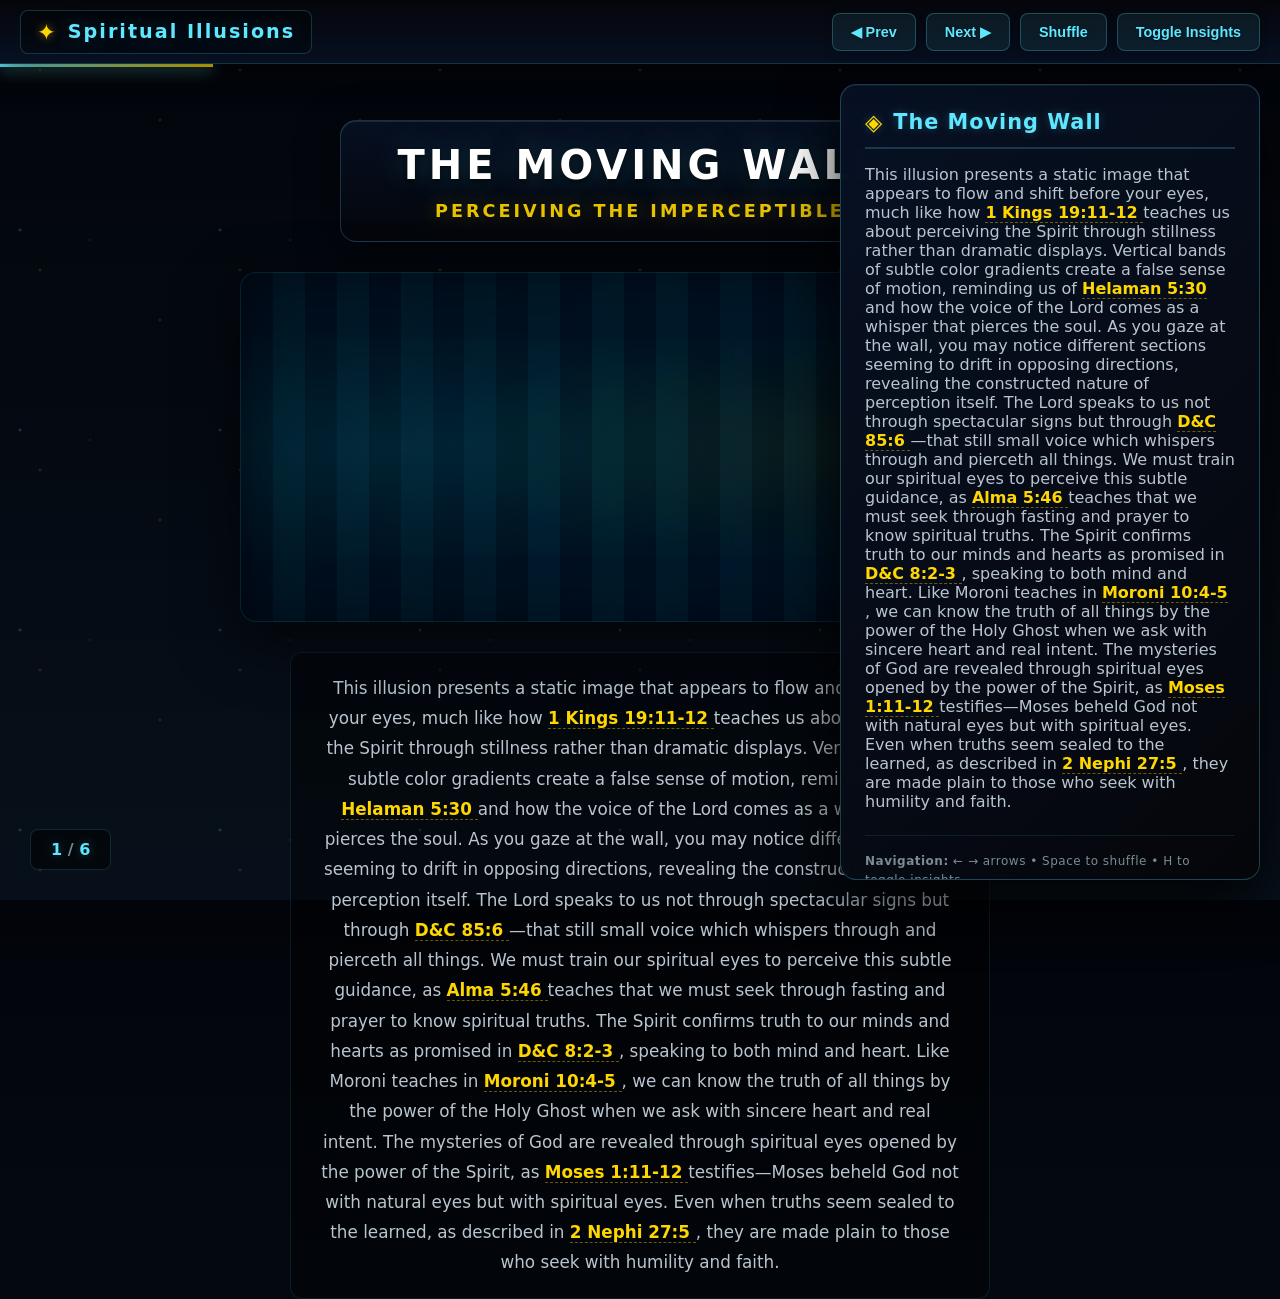
<file: index.html>
<!DOCTYPE html>
<html lang="en">
<head>
  <meta charset="utf-8" />
  <meta name="viewport" content="width=device-width,initial-scale=1" />
  <title>Spiritual Illusions — Light & Truth</title>
  <link rel="stylesheet" href="styles.css">
</head>
<body>

<header class="topbar">
  <div class="brand">Spiritual Illusions</div>
  <div class="controls">
    <button id="prev">◀ Prev</button>
    <button id="next">Next ▶</button>
    <button id="shuffle">Shuffle</button>
    <button id="explain">Toggle Insights</button>
  </div>
</header>

<div class="progress-bar" id="progressBar"></div>

<main id="stage">
  <!-- Panel 1: Moving Gradient Wall -->
  <section class="panel active" data-title="The Moving Wall">
    <div class="panel-header">
      <h2 class="panel-title">The Moving Wall</h2>
      <div class="subtitle">Perceiving the Imperceptible</div>
    </div>
    <div class="illusion-container">
      <div class="moving-wall"></div>
      <p class="illusion-description">
        This illusion presents a static image that appears to flow and shift before your eyes, much like how 
        <a href="#" class="scripture-link" onclick="event.preventDefault(); showScripturePopup('1 Kings 19:11-12', 'And he said, Go forth, and stand upon the mount before the Lord. And, behold, the Lord passed by, and a great and strong wind rent the mountains, and brake in pieces the rocks before the Lord; but the Lord was not in the wind: and after the wind an earthquake; but the Lord was not in the earthquake: And after the earthquake a fire; but the Lord was not in the fire: and after the fire a still small voice.');">
          1 Kings 19:11-12
        </a> 
        teaches us about perceiving the Spirit through stillness rather than dramatic displays. Vertical bands of subtle color gradients create a false sense of motion, reminding us of 
        <a href="#" class="scripture-link" onclick="event.preventDefault(); showScripturePopup('Helaman 5:30', 'And it came to pass when they heard this voice, and beheld that it was not a voice of thunder, neither was it a voice of a great tumultuous noise, but behold, it was a voice of perfect mildness, as if it had been a whisper, and it did pierce even to the very soul—');">
          Helaman 5:30
        </a> 
        and how the voice of the Lord comes as a whisper that pierces the soul. As you gaze at the wall, you may notice different sections seeming to drift in opposing directions, revealing the constructed nature of perception itself. The Lord speaks to us not through spectacular signs but through 
        <a href="#" class="scripture-link" onclick="event.preventDefault(); showScripturePopup('D&C 85:6', 'Yea, thus saith the still small voice, which whispereth through and pierceth all things, which maketh my bones to quake while it maketh manifest, saying:');">
          D&C 85:6
        </a> 
        —that still small voice which whispers through and pierceth all things. We must train our spiritual eyes to perceive this subtle guidance, as 
        <a href="#" class="scripture-link" onclick="event.preventDefault(); showScripturePopup('Alma 5:46', 'And behold, I say unto you they are made known unto me by the Holy Spirit of God. Behold, I have fasted and prayed many days that I might know these things of myself. And now I do know of myself that they are true; for the Lord God hath made them manifest unto me by his Holy Spirit; and this is the spirit of revelation which is in me.');">
          Alma 5:46
        </a> 
        teaches that we must seek through fasting and prayer to know spiritual truths. The Spirit confirms truth to our minds and hearts as promised in 
        <a href="#" class="scripture-link" onclick="event.preventDefault(); showScripturePopup('D&C 8:2-3', 'Yea, behold, I will tell you in your mind and in your heart, by the Holy Ghost, which shall come upon you and which shall dwell in your heart. Now, behold, this is the spirit of revelation; behold, this is the spirit by which Moses brought the children of Israel through the Red Sea on dry ground.');">
          D&C 8:2-3
        </a> 
        , speaking to both mind and heart. Like Moroni teaches in 
        <a href="#" class="scripture-link" onclick="event.preventDefault(); showScripturePopup('Moroni 10:4-5', 'And when ye shall receive these things, I would exhort you that ye would ask God, the Eternal Father, in the name of Christ, if these things are not true; and if ye shall ask with a sincere heart, with real intent, having faith in Christ, he will manifest the truth of it unto you, by the power of the Holy Ghost. And by the power of the Holy Ghost ye may know the truth of all things.');">
          Moroni 10:4-5
        </a> 
        , we can know the truth of all things by the power of the Holy Ghost when we ask with sincere heart and real intent. The mysteries of God are revealed through spiritual eyes opened by the power of the Spirit, as 
        <a href="#" class="scripture-link" onclick="event.preventDefault(); showScripturePopup('Moses 1:11-12', 'But now mine own eyes have beheld God; but not my natural, but my spiritual eyes, for my natural eyes could not have beheld; for I should have withered and died in his presence; but his glory was upon me; and I beheld his face, for I was transfigured before him.');">
          Moses 1:11-12
        </a> 
        testifies—Moses beheld God not with natural eyes but with spiritual eyes. Even when truths seem sealed to the learned, as described in 
        <a href="#" class="scripture-link" onclick="event.preventDefault(); showScripturePopup('2 Nephi 27:5', 'But the words which are sealed he shall not deliver, neither shall he deliver the book. For the book shall be sealed by the power of God, and the revelation which was sealed shall be kept in the book until the own due time of the Lord, that they may come forth; for behold, they reveal all things from the foundation of the world unto the end thereof.');">
          2 Nephi 27:5
        </a> 
        , they are made plain to those who seek with humility and faith.
      </p>
    </div>
  </section>

  <!-- Panel 2: Breathing Circle -->
  <section class="panel" data-title="The Living Light">
    <div class="panel-header">
      <h2 class="panel-title">The Living Light</h2>
      <div class="subtitle">The Pulse of Divinity</div>
    </div>
    <div class="illusion-container">
      <div class="breath-wrap">
        <div class="breath-ring"></div>
        <div class="breath-ring"></div>
        <div class="breath-ring"></div>
        <div class="breath-circle"></div>
      </div>
      <p class="illusion-description">
        A single circle pulses with rhythmic expansion and contraction, mimicking the breath of a living being—much like 
        <a href="#" class="scripture-link" onclick="event.preventDefault(); showScripturePopup('D&C 88:6-13', 'He that ascended up on high, as also he descended below all things, in that he comprehended all things, that he might be in all and through all things, the light of truth; Which truth shineth. This is the light of Christ. As also he is in the sun, and the light of the sun, and the power thereof by which it was made. As also he is in the moon, and is the light of the moon, and the power thereof by which it was made; As also the light of the stars, and the power thereof by which they were made; And the earth also, and the power thereof, even the earth upon which you stand. And the light which shineth, which giveth you light, is through him who enlighteneth your eyes, which is the same light that quickeneth your understandings; Which light proceedeth forth from the presence of God to fill the immensity of space—The light which is in all things, which giveth life to all things, which is the law by which all things are governed, even the power of God who sitteth upon his throne, who is in the bosom of eternity, who is in the midst of all things.');">
          D&C 88:6-13
        </a> 
        teaches that the Light of Christ is in all things and gives life to all things. Through carefully timed scaling and brightness changes, this static shape evokes the essence of life and consciousness. The concentric rings that emanate outward suggest energy radiating from a central source, like 
        <a href="#" class="scripture-link" onclick="event.preventDefault(); showScripturePopup('John 1:9', 'That was the true Light, which lighteth every man that cometh into the world.');">
          John 1:9
        </a 
        declares—that true Light which lighteth every man who comes into the world. This light grows brighter as we obey, for 
        <a href="#" class="scripture-link" onclick="event.preventDefault(); showScripturePopup('D&C 50:24-25', 'That which is of God is light; and he that receiveth light, and continueth in God, receiveth more light; and that light groweth brighter and brighter until the perfect day. And again, verily I say unto you, and I say it that you may know the truth, that you may chase darkness from among you.');">
          D&C 50:24-25
        </a> 
        promises that light grows brighter and brighter until the perfect day. We are commanded to let our light so shine before men, as 
        <a href="#" class="scripture-link" onclick="event.preventDefault(); showScripturePopup('Matthew 5:14-16', 'Ye are the light of the world. A city that is set on an hill cannot be hid. Neither do men light a candle, and put it under a bushel, but on a candlestick; and it giveth light unto all that are in the house. Let your light so shine before men, that they may see your good works, and glorify your Father which is in heaven.');">
          Matthew 5:14-16
        </a> 
        instructs, that others may see our good works and glorify our Father in heaven. The light we share helps others find their way, as taught in 
        <a href="#" class="scripture-link" onclick="event.preventDefault(); showScripturePopup('3 Nephi 18:24', 'Therefore, hold up your light that it may shine unto the world. Behold I am the light which ye shall hold up—that which ye have seen me do. Behold ye see that I have prayed unto the Father, and ye all have witnessed.');">
          3 Nephi 18:24
        </a 
        —we hold up the light of Christ that others may witness and follow. The Spirit of Christ is given to every person to know good from evil, as 
        <a href="#" class="scripture-link" onclick="event.preventDefault(); showScripturePopup('Moroni 7:16', 'For behold, the Spirit of Christ is given to every man, that he may know good from evil; wherefore, I show unto you the way to judge; for every thing which inviteth to do good, and to persuade to believe in Christ, is sent forth by the power and gift of Christ; wherefore ye may know with a perfect knowledge it is of God.');">
          Moroni 7:16
        </a> 
        teaches, inviting all to do good and believe in Christ. This light never completely disappears—it only changes intensity based on our receptivity, much like the breath of life God breathed into Adam as recorded in 
        <a href="#" class="scripture-link" onclick="event.preventDefault(); showScripturePopup('Moses 3:7', 'And I, the Lord God, formed man from the dust of the ground, and breathed into his nostrils the breath of life; and man became a living soul, the first flesh upon the earth, the first man also; nevertheless, all things were before created; but spiritually were they created and made according to my word.');">
          Moses 3:7
        </a> 
        . We have time to prepare to meet God, as 
        <a href="#" class="scripture-link" onclick="event.preventDefault(); showScripturePopup('Alma 34:32-34', 'For behold, this life is the time for men to prepare to meet God; yea, behold the day of this life is the day for men to perform their labors. And now, as I said unto you before, as ye have had so many witnesses, therefore, I beseech of you that ye do not procrastinate the day of your repentance until the end; for after this day of life, which is given us to prepare for eternity, behold, if we do not improve our time while in this life, then cometh the night of darkness wherein there can be no labor performed. Ye cannot say, when ye are brought to that awful crisis, that I will repent, that I will return to my God. Nay, ye cannot say this; for that same spirit which doth possess your bodies at the time that ye go out of this life, that same spirit will have power to possess your body in that eternal world.');">
          Alma 34:32-34
        </a> 
        urgently reminds us, for after this life comes the night of darkness where no labor can be performed. The spirits of the righteous are received into paradise, as 
        <a href="#" class="scripture-link" onclick="event.preventDefault(); showScripturePopup('Alma 40:11', 'Now, concerning the state of the soul between death and the resurrection—Behold, it has been made known unto me by an angel, that the spirits of all men, as soon as they are departed from this mortal body, yea, the spirits of all men, whether they be good or evil, are taken home to that God who gave them life.');">
          Alma 40:11
        </a> 
        teaches, taken home to that God who gave them life.
      </p>
    </div>
  </section>

  <!-- Panel 3: Impossible Square -->
  <section class="panel" data-title="The Divine Mystery">
    <div class="panel-header">
      <h2 class="panel-title">The Divine Mystery</h2>
      <div class="subtitle">Beyond Human Understanding</div>
    </div>
    <div class="illusion-container">
      <div class="impossible-container">
        <div class="impossible-square">
          <div class="side top"></div>
          <div class="side bottom"></div>
        </div>
      </div>
      <p class="illusion-description">
        This impossible object defies the laws of three-dimensional space, presenting a square that cannot exist in physical reality. Through clever use of perspective and shading, the shape appears to connect in ways that contradict itself when examined closely. Such mysteries remind us that 
        <a href="#" class="scripture-link" onclick="event.preventDefault(); showScripturePopup('Isaiah 55:8-9', 'For my thoughts are not your thoughts, neither are your ways my ways, saith the Lord. For as the heavens are higher than the earth, so are my ways higher than your ways, and my thoughts than your thoughts.');">
          Isaiah 55:8-9
        </a> 
        —God's thoughts are higher than our thoughts and His ways higher than our ways. The illusion represents those truths that transcend human logic, much like Nephi's declaration in 
        <a href="#" class="scripture-link" onclick="event.preventDefault(); showScripturePopup('1 Nephi 1:1', 'I, Nephi, having been born of goodly parents, therefore I was taught somewhat in all the learning of my father; and having seen many afflictions in the course of my days, nevertheless, having been highly favored of the Lord in all my days; yea, having had a great knowledge of the goodness and the mysteries of God, therefore I make a record of my proceedings in my days.');">
          1 Nephi 1:1
        </a> 
        that he had great knowledge of the mysteries of God. Jacob teaches that 
        <a href="#" class="scripture-link" onclick="event.preventDefault(); showScripturePopup('Jacob 4:8', 'Behold, great and marvelous are the works of the Lord. How unsearchable are the depths of the mysteries of him; and it is impossible that man should find out all his ways. And no man knoweth of his ways save it be revealed unto him; wherefore, brethren, despise not the revelations of God.');">
          Jacob 4:8
        </a> 
        —it is impossible for man to find out all God's ways unless revealed. Some truths remain mysterious to men but known to God. Even when we cannot understand, we can trust in God's perfect knowledge, as Ammon testified in 
        <a href="#" class="scripture-link" onclick="event.preventDefault(); showScripturePopup('Alma 26:21-22', 'And now behold, my brethren, what natural man is there that knoweth these things? I say unto you, there is none that knoweth these things, save it be the penitent in heart. Yea, he who repenteth and exerciseth faith, and bringeth forth good works, and prayeth continually without ceasing—unto such it is given to know the mysteries of God; yea, unto such it shall be given to reveal things which never have been revealed; yea, and it shall be given unto such to bring thousands of souls to repentance, even as it has been given unto us to bring these our brethren to repentance.');">
          Alma 26:21-22
        </a> 
        —the penitent in heart are given to know the mysteries of God. The mysteries of godliness are understood only by power, as 
        <a href="#" class="scripture-link" onclick="event.preventDefault(); showScripturePopup('D&C 76:114-118', 'But great and marvelous are the works of the Lord, and the mysteries of his kingdom which he showed unto us, which surpass all understanding in glory, and in might, and in dominion; Which he commanded us we should not write while we were yet in the Spirit, and are not lawful for man to utter; Neither is man capable to make them known, for they are only to be seen and understood by the power of the Holy Spirit, which God bestows on those who love him, and purify themselves before him; The same which were caught up into heaven, who were translated before the world was translated; That they might not taste of death there was a change wrought on their bodies, that they might not suffer pain nor sorrow save it were for the sins of the world.');">
          D&C 76:114-118
        </a> 
        teaches—only to be seen and understood by the power of the Holy Spirit. Moses beheld worlds without number created by the Son, as recorded in 
        <a href="#" class="scripture-link" onclick="event.preventDefault(); showScripturePopup('Moses 1:30-31', 'And it came to pass that Moses called upon God, saying: Tell me, I pray thee, why these things are so, and by what thou madest them? And behold, the glory of the Lord was upon Moses, so that Moses stood in the presence of God, and talked with him face to face. And the Lord God said unto Moses: For mine own purpose have I made these things. Here is wisdom and it remaineth in me.');">
          Moses 1:30-31
        </a 
        —here is wisdom that remaineth in God. Eye hath not seen, nor ear heard what God has prepared for them that love Him, as 
        <a href="#" class="scripture-link" onclick="event.preventDefault(); showScripturePopup('1 Corinthians 2:9-11', 'But as it is written, Eye hath not seen, nor ear heard, neither have entered into the heart of man, the things which God hath prepared for them that love him. But God hath revealed them unto us by his Spirit: for the Spirit searcheth all things, yea, the deep things of God. For what man knoweth the things of a man, save the spirit of man which is in him? even so the things of God knoweth no man, but the Spirit of God.');">
          1 Corinthians 2:9-11
        </a> 
        promises—yet God reveals them by His Spirit. If we ask, we shall receive revelation, as promised in 
        <a href="#" class="scripture-link" onclick="event.preventDefault(); showScripturePopup('D&C 42:61', 'If thou shalt ask, thou shalt receive revelation upon revelation, knowledge upon knowledge, that thou mayest know the mysteries and peaceable things—that which bringeth joy, that which bringeth life eternal.');">
          D&C 42:61
        </a 
        —revelation upon revelation, knowledge upon knowledge. We learn line upon line as 
        <a href="#" class="scripture-link" onclick="event.preventDefault(); showScripturePopup('2 Nephi 32:7', 'And now I, Nephi, cannot say more; for the Holy Ghost stoppeth mine utterance, and I am left to mourn because of the unbelief, and the wickedness, and the ignorance, and the stiffneckedness of men; for they will not search knowledge, nor understand great knowledge, when it is given unto them in plainness, even as plain as word can be.');">
          2 Nephi 32:7
        </a> 
        teaches—great knowledge given in plainness to those who search.
      </p>
    </div>
  </section>

  <!-- Panel 4: Stacked Text -->
  <section class="panel" data-title="Layers of Truth">
    <div class="panel-header">
      <h2 class="panel-title">Layers of Truth</h2>
      <div class="subtitle">Revelation Line Upon Line</div>
    </div>
    <div class="illusion-container">
      <div class="stacked-text">
        <span>REVELATION</span>
        <span>REVELATION</span>
        <span>REVELATION</span>
      </div>
      <p class="illusion-description">
        Three identical words stacked upon each other create the illusion of depth and dimension through shadow and offset positioning. Each layer recedes into virtual space, suggesting that truth comes gradually, built upon previous understanding—exactly as 
        <a href="#" class="scripture-link" onclick="event.preventDefault(); showScripturePopup('2 Nephi 28:30', 'For behold, thus saith the Lord God: I will give unto the children of men line upon line, precept upon precept, here a little and there a little; and blessed are those who hearken unto my precepts, and lend an ear unto my counsel, for they shall learn wisdom; for unto him that receiveth I will give more; and from them that shall say, We have enough, from them shall be taken away even that which they have.');">
          2 Nephi 28:30
        </a> 
        teaches—line upon line, precept upon precept, here a little and there a little. The effect mirrors how revelation arrives, just as 
        <a href="#" class="scripture-link" onclick="event.preventDefault(); showScripturePopup('Isaiah 28:10', 'For precept must be upon precept, precept upon precept; line upon line, line upon line; here a little, and there a little:');">
          Isaiah 28:10
        </a> 
        declares. We are proven in all things and must treasure up wisdom, as commanded in 
        <a href="#" class="scripture-link" onclick="event.preventDefault(); showScripturePopup('D&C 98:12', 'For he will give unto the faithful line upon line, precept upon precept; and I will try you and prove you herewith.');">
          D&C 98:12
        </a 
        and 
        <a href="#" class="scripture-link" onclick="event.preventDefault(); showScripturePopup('D&C 50:40', 'And again, I say unto you, I give unto you a commandment, that ye shall continue in prayer and fasting from this time forth.');">
          D&C 50:40
        </a> 
        . Learning is good if we hearken unto the counsels of God, as 
        <a href="#" class="scripture-link" onclick="event.preventDefault(); showScripturePopup('2 Nephi 9:28-29', 'O that cunning plan of the evil one! O the vainness, and the frailties, and the foolishness of men! When they are learned they think they are wise, and they hearken not unto the counsel of God, for they set it aside, supposing they know of themselves, wherefore, their wisdom is foolishness and it profiteth them not. And they shall perish. But to be learned is good if they hearken unto the counsels of God.');">
          2 Nephi 9:28-29
        </a> 
        teaches—to be learned is good if we hearken unto God's counsels. The mysteries of God are given according to our heed and diligence, as 
        <a href="#" class="scripture-link" onclick="event.preventDefault(); showScripturePopup('Alma 12:9-10', 'And now Alma began to expound these things unto him, saying: It is given unto many to know the mysteries of God; nevertheless they are laid under a strict command that they shall not impart only according to the portion of his word which he doth grant unto the children of men, according to the heed and diligence which they give unto him. And therefore, he that will harden his heart, the same receiveth the lesser portion of the word; and he that will not harden his heart, to him is given the greater portion of the word, until it is given unto him to know the mysteries of God until he know them in full.');">
          Alma 12:9-10
        </a> 
        explains—he who hardens his heart receives the lesser portion, while he who does not harden his heart receives the greater portion until he knows the mysteries in full. Truth is knowledge of things as they really are, as 
        <a href="#" class="scripture-link" onclick="event.preventDefault(); showScripturePopup('D&C 93:28', 'He that keepeth his commandments receiveth truth and light, until he is glorified in truth and knoweth all things.');">
          D&C 93:28
        </a> 
        teaches, and those who keep commandments receive truth and light until glorified. The Spirit will show us all things we should do, as promised in 
        <a href="#" class="scripture-link" onclick="event.preventDefault(); showScripturePopup('2 Nephi 32:6', 'Behold, this is the doctrine of Christ, and there will be no more doctrine given until after he shall manifest himself unto you in the flesh. And when he shall manifest himself unto you in the flesh, the things which he shall say unto you shall ye observe to do.');">
          2 Nephi 32:6
        </a> 
        . God gives knowledge by His Holy Spirit, as 
        <a href="#" class="scripture-link" onclick="event.preventDefault(); showScripturePopup('D&C 121:26-28', 'God shall give unto you knowledge by his Holy Spirit, yea, by the unspeakable gift of the Holy Ghost, that has not been revealed since the world was until now; Which our forefathers have awaited with anxious expectation to be revealed in the last times, which their minds were pointed to by the angels, as held in reserve for the fulness of their glory; A time to come in the which nothing shall be withheld, whether there be one God or many gods, they shall be manifest.');">
          D&C 121:26-28
        </a> 
        testifies—knowledge by the unspeakable gift of the Holy Ghost, a time when nothing shall be withheld.
      </p>
    </div>
  </section>

  <!-- Panel 5: Hover Warp -->
  <section class="panel" data-title="The Field of Agency">
    <div class="panel-header">
      <h2 class="panel-title">The Field of Agency</h2>
      <div class="subtitle">Your Influence on Reality</div>
    </div>
    <div class="illusion-container">
      <div class="warp" id="warp">
        <div class="warp-grid"></div>
      </div>
      <p class="illusion-description">
        This interactive illusion responds to your presence, warping and bending as you move across its surface. Your cursor becomes a force of influence, demonstrating how individual actions ripple through the fabric of existence. This represents the profound truth of 
        <a href="#" class="scripture-link" onclick="event.preventDefault(); showScripturePopup('2 Nephi 2:27', 'Wherefore, men are free according to the flesh; and all things are given them which are expedient unto man. And they are free to choose liberty and eternal life, through the great Mediator of all men, or to choose captivity and death, according to the captivity and power of the devil; for he seeketh that all men might be miserable like unto himself.');">
          2 Nephi 2:27
        </a> 
        —we are free to choose liberty and eternal life or captivity and death. Agency is so precious that 
        <a href="#" class="scripture-link" onclick="event.preventDefault(); showScripturePopup('Moses 4:3', 'Wherefore, because that Satan rebelled against me, and sought to destroy the agency of man, which I, the Lord God, had given him, and also, that I should give unto him mine own power; by the power of my Only Begotten, I caused that he should be cast down; And he became Satan, yea, even the devil, the father of all lies, to deceive and to blind men, and to lead them captive at his will, even as many as would not hearken unto my voice.');">
          Moses 4:3
        </a 
        teaches that Satan was cast down for seeking to destroy it. We must choose whom we will serve, as 
        <a href="#" class="scripture-link" onclick="event.preventDefault(); showScripturePopup('Joshua 24:15', 'And if it seem evil unto you to serve the Lord, choose you this day whom ye will serve; whether the gods which your fathers served that were on the other side of the flood, or the gods of the Amorites, in whose land ye dwell: but as for me and my house, we will serve the Lord.');">
          Joshua 24:15
        </a> 
        declares—as for me and my house, we will serve the Lord. We are not passive observers but active participants whose choices shape reality around us. Our words will condemn us, as 
        <a href="#" class="scripture-link" onclick="event.preventDefault(); showScripturePopup('Alma 12:14', 'For our words will condemn us, yea, all our works will condemn us; we shall not be found spotless; and our thoughts will also condemn us; and in this awful state we shall not dare to look up to our God; and we would fain be glad if we could command the rocks and the mountains to fall upon us to hide us from his presence.');">
          Alma 12:14
        </a> 
        warns—our words, works, and thoughts will condemn us. All things are governed by law, as 
        <a href="#" class="scripture-link" onclick="event.preventDefault(); showScripturePopup('D&C 132:5', 'For all who will have a blessing at my hands shall abide the law which was appointed for that blessing, and the conditions thereof, as were instituted from before the foundation of the world.');">
          D&C 132:5
        </a> 
        teaches—we must abide the law appointed for each blessing. Whatsoever a man sows, that shall he also reap, as 
        <a href="#" class="scripture-link" onclick="event.preventDefault(); showScripturePopup('Galatians 6:7', 'Be not deceived; God is not mocked: for whatsoever a man soweth, that shall he also reap.');">
          Galatians 6:7
        </a> 
        testifies—God is not mocked. Blessings are predicated upon obedience to law, as 
        <a href="#" class="scripture-link" onclick="event.preventDefault(); showScripturePopup('D&C 130:20-21', 'There is a law, irrevocably decreed in heaven before the foundations of this world, upon which all blessings are predicated—And when we obtain any blessing from God, it is by obedience to that law upon which it is predicated.');">
          D&C 130:20-21
        </a> 
        declares. Wickedness never was happiness, as 
        <a href="#" class="scripture-link" onclick="event.preventDefault(); showScripturePopup('Alma 41:10', 'Do not suppose, because it has been spoken concerning restoration, that ye shall be restored from sin to happiness. Behold, I say unto you, wickedness never was happiness.');">
          Alma 41:10
        </a> 
        firmly states. We are redeemed from the fall and become free forever, as 
        <a href="#" class="scripture-link" onclick="event.preventDefault(); showScripturePopup('2 Nephi 2:26', 'And the Messiah cometh in the fulness of time, that he may redeem the children of men from the fall. And because that they are redeemed from the fall they have become free forever, knowing good from evil; to act for themselves and not to be acted upon, save it be by the punishment of the law at the great and last day, according to the commandments which God hath given.');">
          2 Nephi 2:26
        </a> 
        teaches—free to act for ourselves and not to be acted upon, knowing good from evil.
      </p>
    </div>
  </section>

  <!-- Panel 6: Infinity Tunnel -->
  <section class="panel" data-title="The Eternal Round">
    <div class="panel-header">
      <h2 class="panel-title">The Eternal Round</h2>
      <div class="subtitle">Progress Without End</div>
    </div>
    <div class="illusion-container">
      <div class="tunnel">
        <div class="tunnel-rings">
          <div class="tunnel-ring"></div>
          <div class="tunnel-ring"></div>
          <div class="tunnel-ring"></div>
          <div class="tunnel-ring"></div>
          <div class="tunnel-ring"></div>
          <div class="tunnel-ring"></div>
          <div class="tunnel-ring"></div>
          <div class="tunnel-ring"></div>
        </div>
      </div>
      <p class="illusion-description">
        Eight rings advance endlessly toward the viewer, creating the sensation of infinite forward motion through space. Each ring follows the same path yet remains eternally distant, suggesting progress without destination. This evokes God's work and glory to bring to pass 
        <a href="#" class="scripture-link" onclick="event.preventDefault(); showScripturePopup('Moses 1:39', 'For behold, this is my work and my glory—to bring to pass the immortality and eternal life of man.');">
          Moses 1:39
        </a> 
        —the immortality and eternal life of man. We can become gods, as promised in 
<a href="#" class="scripture-link" onclick="event.preventDefault(); showScripturePopup('D&C 132:19-20', 'And again, verily I say unto you, if a man marry a wife by my word, which is my law, and by the new and everlasting covenant, and it is sealed unto them by the Holy Spirit of promise, by him who is anointed, unto whom I have appointed this power and the keys of this priesthood; and it shall be said unto them—Ye shall come forth in the first resurrection; and if it be after the first resurrection, in the next resurrection; and shall inherit thrones, kingdoms, principalities, and powers, dominions, all heights and depths—then shall it be written in the Lamb\'s Book of Life, that he shall commit no murder whereby to shed innocent blood, and if ye abide in my covenant, and commit no murder whereby to shed innocent blood, it shall be done unto them in all things whatsoever my servant hath put upon them, in time, and through all eternity; and shall be of full force when they are out of the world; and they shall pass by the angels, and the gods, which are set there, to their exaltation and glory in all things, as hath been sealed upon their heads, which glory shall be a fulness and a continuation of the seeds forever and ever. Then shall they be gods, because they have no end; therefore shall they be from everlasting to everlasting, because they continue; then shall they be above all, because all things are subject unto them. Then shall they be gods, because they have all power, and the angels are subject unto them.');"></a>
          D&C 132:19-20
        </a> 
        —then shall they be gods, because they have no end. He that overcometh shall inherit all things, as 
        <a href="#" class="scripture-link" onclick="event.preventDefault(); showScripturePopup('Revelation 21:7', 'He that overcometh shall inherit all things; and I will be his God, and he shall be my son.');">
          Revelation 21:7
        </a> 
        promises. This life is our time to prepare to meet God, as 
        <a href="#" class="scripture-link" onclick="event.preventDefault(); showScripturePopup('Alma 34:32-34', 'For behold, this life is the time for men to prepare to meet God; yea, behold the day of this life is the day for men to perform their labors. And now, as I said unto you before, as ye have had so many witnesses, therefore, I beseech of you that ye do not procrastinate the day of your repentance until the end; for after this day of life, which is given us to prepare for eternity, behold, if we do not improve our time while in this life, then cometh the night of darkness wherein there can be no labor performed. Ye cannot say, when ye are brought to that awful crisis, that I will repent, that I will return to my God. Nay, ye cannot say this; for that same spirit which doth possess your bodies at the time that ye go out of this life, that same spirit will have power to possess your body in that eternal world.');">
          Alma 34:32-34
        </a> 
        urgently teaches. There are things to act and things to be acted upon, as 
        <a href="#" class="scripture-link" onclick="event.preventDefault(); showScripturePopup('2 Nephi 2:15', 'And to bring about his eternal purposes in the end of man, after he had created our first parents, and the beasts of the field and the fowls of the air, and in fine, all things which are created, it must needs be that there was an opposition; even the forbidden fruit in opposition to the tree of life; the one being sweet and the other bitter. Wherefore, the Lord God gave unto man that he should act for himself. Wherefore, man could not act for himself save it should be that he was enticed by the one or the other.');">
          2 Nephi 2:15
        </a> 
        explains. The greater governs the lesser, as 
        <a href="#" class="scripture-link" onclick="event.preventDefault(); showScripturePopup('Abraham 3:18-19', 'Howbeit that he made the greater star; as, also, if there be two spirits, and one shall be more intelligent than the other, yet these two spirits, notwithstanding one is more intelligent than the other, have no beginning; they existed before, they shall have no end, they shall exist after, for they are gnolaum, or eternal. And the Lord said unto me: These two facts do exist, that there are two spirits, one being more intelligent than the other; there shall be another more intelligent than they; I am the Lord thy God, I am more intelligent than they all.');">
          Abraham 3:18-19
        </a> 
        teaches regarding the organization of intelligences. If we keep God's commandments, we shall receive of His fulness, as 
        <a href="#" class="scripture-link" onclick="event.preventDefault(); showScripturePopup('D&C 93:20', 'For if you keep my commandments you shall receive of his fulness, and be glorified in me as I am in the Father; therefore, I say unto you, you shall receive grace for grace.');">
          D&C 93:20
        </a> 
        promises—grace for grace. We can become partakers of the divine nature, as 
        <a href="#" class="scripture-link" onclick="event.preventDefault(); showScripturePopup('2 Peter 1:4', 'Whereby are given unto us exceeding great and precious promises: that by these ye might be partakers of the divine nature, having escaped the corruption that is in the world through lust.');">
          2 Peter 1:4
        </a> 
        testifies. We must come unto Christ and be perfected in Him, as 
        <a href="#" class="scripture-link" onclick="event.preventDefault(); showScripturePopup('Moroni 10:32-33', 'Yea, come unto Christ, and be perfected in him, and deny yourselves of all ungodliness; and if ye shall deny yourselves of all ungodliness, and love God with all your might, mind and strength, then is his grace sufficient for you, that by his grace ye may be perfect in Christ; and if by the grace of God ye are perfect in Christ, ye can in nowise deny the power of God. And again, if ye by the grace of God are perfect in Christ, and deny not his power, then are ye sanctified in Christ by the grace of God, through the shedding of the blood of Christ, which is in the covenant of the Father unto the remission of your sins, that ye become holy, without spot.');">
          Moroni 10:32-33
        </a> 
        invites—come unto Christ, deny yourselves of all ungodliness, love God with all your might, mind and strength, and be perfected in Him.
      </p>
    </div>
  </section>
</main>

<aside class="notes" id="notes">
  <h3 id="noteTitle">The Moving Wall</h3>
  <div id="noteContent">
    <!-- Content injected by JavaScript -->
  </div>
  <div class="footer">
    <strong>Navigation:</strong> ← → arrows • Space to shuffle • H to toggle insights<br>
    <em>"By small and simple things are great things brought to pass"</em>
  </div>
</aside>

<div class="counter"><span id="current">1</span> / <span id="total">6</span></div>

<script src="script.js"></script>
</body>
</html>
</file>
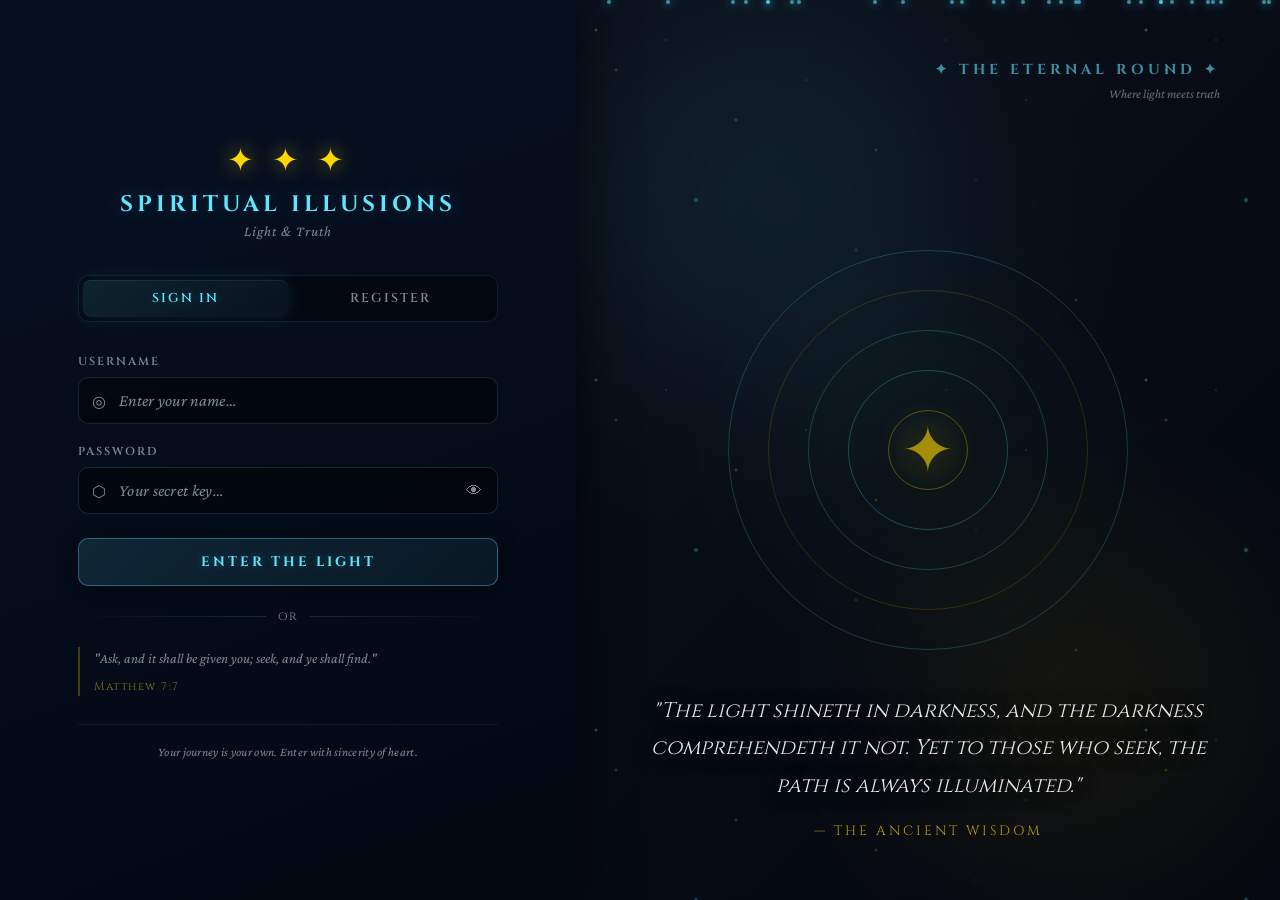
<file: login3.html>
<!DOCTYPE html>
<html lang="en">
<head>
  <meta charset="utf-8" />
  <meta name="viewport" content="width=device-width,initial-scale=1" />
  <title>Spiritual Illusions — Enter the Light</title>
  <link rel="preconnect" href="https://fonts.googleapis.com">
  <link href="https://fonts.googleapis.com/css2?family=Cinzel:wght@400;600;700;900&family=Crimson+Pro:ital,wght@0,300;0,400;0,600;1,300;1,400&display=swap" rel="stylesheet">
  <style>
    :root {
      --bg: #05060a;
      --panel: #071124;
      --accent: #5ee7ff;
      --accent-warm: #ffd700;
      --accent-glow: #5ee7ff40;
      --text-primary: #ffffff;
      --text-secondary: #b8c5d0;
      --text-muted: #7b8a93;
      --transition: cubic-bezier(0.4, 0, 0.2, 1);
      --error: #ff6b6b;
      --success: #6bffb0;
    }

    * { box-sizing: border-box; margin: 0; padding: 0; }

    html, body {
      height: 100%;
      font-family: 'Crimson Pro', Georgia, serif;
      color: var(--text-primary);
      background: #02040a;
      overflow: hidden;
    }

    /* ── Main Split Layout ── */
    .split-container {
      display: flex;
      height: 100vh;
      width: 100%;
    }

    /* ── Left Side: Login Form ── */
    .left-panel {
      flex: 0 0 45%;
      background: linear-gradient(160deg, rgba(7,17,36,0.98) 0%, rgba(3,8,18,0.99) 100%);
      display: flex;
      align-items: center;
      justify-content: center;
      padding: 40px;
      position: relative;
      z-index: 2;
      box-shadow: 10px 0 40px rgba(0,0,0,0.5);
    }

    .card {
      width: 100%;
      max-width: 420px;
      animation: cardEnter 0.8s var(--transition) both;
    }
    @keyframes cardEnter {
      from { opacity: 0; transform: translateY(30px) scale(0.97); }
      to   { opacity: 1; transform: translateY(0) scale(1); }
    }

    /* ── Right Side: Spiritual Visual ── */
    .right-panel {
      flex: 0 0 55%;
      position: relative;
      overflow: hidden;
      background: linear-gradient(135deg, #0a0f1a 0%, #050810 100%);
    }

    /* Celestial background for right panel */
    .right-panel .bg-stars {
      position: absolute;
      inset: 0;
      background-image:
        radial-gradient(2px 2px at 20px 30px,  rgba(94,231,255,0.5), transparent),
        radial-gradient(2px 2px at 40px 70px,  rgba(255,215,0,0.3),   transparent),
        radial-gradient(1px 1px at 90px 40px,  rgba(94,231,255,0.4),  transparent),
        radial-gradient(2px 2px at 160px 120px,rgba(255,215,0,0.3),   transparent),
        radial-gradient(1px 1px at 230px 80px, rgba(94,231,255,0.35), transparent),
        radial-gradient(2px 2px at 300px 150px,rgba(255,215,0,0.25),  transparent),
        radial-gradient(1px 1px at 370px 40px, rgba(94,231,255,0.3),  transparent),
        radial-gradient(1px 1px at 450px 100px,rgba(255,215,0,0.35),  transparent),
        radial-gradient(3px 3px at 120px 200px, rgba(94,231,255,0.4), transparent),
        radial-gradient(2px 2px at 280px 250px, rgba(255,215,0,0.2),  transparent),
        radial-gradient(1px 1px at 400px 180px, rgba(94,231,255,0.3),  transparent),
        radial-gradient(2px 2px at 500px 300px, rgba(255,215,0,0.25),  transparent);
      background-size: 550px 350px;
      animation: stars 60s linear infinite;
      pointer-events: none;
    }
    @keyframes stars {
      from { transform: translateY(0); }
      to   { transform: translateY(-350px); }
    }

    /* Nebula effects */
    .nebula-blob {
      position: absolute;
      border-radius: 50%;
      filter: blur(80px);
      opacity: 0.15;
      animation: drift 20s ease-in-out infinite alternate;
    }
    .nebula-1 {
      width: 600px; height: 600px;
      top: -100px; left: -100px;
      background: radial-gradient(circle, rgba(94,231,255,0.8) 0%, transparent 70%);
      animation-delay: 0s;
    }
    .nebula-2 {
      width: 500px; height: 500px;
      bottom: -50px; right: -50px;
      background: radial-gradient(circle, rgba(255,215,0,0.6) 0%, transparent 70%);
      animation-delay: -5s;
    }
    .nebula-3 {
      width: 400px; height: 400px;
      top: 50%; left: 50%;
      transform: translate(-50%, -50%);
      background: radial-gradient(circle, rgba(107,255,176,0.4) 0%, transparent 70%);
      animation-delay: -10s;
    }
    @keyframes drift {
      from { transform: translate(0, 0) scale(1); }
      to   { transform: translate(50px, 30px) scale(1.1); }
    }

    /* Central Mandala/Sacred Geometry */
    .mandala-container {
      position: absolute;
      top: 50%;
      left: 50%;
      transform: translate(-50%, -50%);
      width: 400px;
      height: 400px;
      display: flex;
      align-items: center;
      justify-content: center;
    }

    .mandala {
      width: 100%;
      height: 100%;
      position: relative;
      animation: rotate 60s linear infinite;
    }
    @keyframes rotate {
      from { transform: rotate(0deg); }
      to   { transform: rotate(360deg); }
    }

    .mandala-ring {
      position: absolute;
      border: 1px solid rgba(94,231,255,0.2);
      border-radius: 50%;
      top: 50%;
      left: 50%;
      transform: translate(-50%, -50%);
    }
    .mandala-ring:nth-child(1) { width: 100%; height: 100%; animation: pulse-ring 4s ease-in-out infinite; }
    .mandala-ring:nth-child(2) { width: 80%; height: 80%; border-color: rgba(255,215,0,0.15); animation: pulse-ring 4s ease-in-out infinite 0.5s; }
    .mandala-ring:nth-child(3) { width: 60%; height: 60%; border-color: rgba(107,255,176,0.2); animation: pulse-ring 4s ease-in-out infinite 1s; }
    .mandala-ring:nth-child(4) { width: 40%; height: 40%; border-color: rgba(94,231,255,0.25); animation: pulse-ring 4s ease-in-out infinite 1.5s; }
    .mandala-ring:nth-child(5) { width: 20%; height: 20%; border-color: rgba(255,215,0,0.3); animation: pulse-ring 4s ease-in-out infinite 2s; }

    @keyframes pulse-ring {
      0%, 100% { transform: translate(-50%, -50%) scale(1); opacity: 0.3; }
      50% { transform: translate(-50%, -50%) scale(1.05); opacity: 0.6; }
    }

    /* Sacred symbols */
    .sacred-symbol {
      position: absolute;
      top: 50%;
      left: 50%;
      transform: translate(-50%, -50%);
      font-size: 4rem;
      color: rgba(255,215,0,0.6);
      text-shadow: 0 0 40px rgba(255,215,0,0.4), 0 0 80px rgba(255,215,0,0.2);
      animation: symbol-pulse 3s ease-in-out infinite;
    }
    @keyframes symbol-pulse {
      0%, 100% { opacity: 0.6; transform: translate(-50%, -50%) scale(1); }
      50% { opacity: 1; transform: translate(-50%, -50%) scale(1.1); }
    }

    /* Floating particles */
    .particles {
      position: absolute;
      inset: 0;
      overflow: hidden;
      pointer-events: none;
    }
    .particle {
      position: absolute;
      width: 4px;
      height: 4px;
      background: rgba(94,231,255,0.6);
      border-radius: 50%;
      animation: float-up 15s linear infinite;
      box-shadow: 0 0 10px rgba(94,231,255,0.8);
    }
    @keyframes float-up {
      from { transform: translateY(100vh) scale(0); opacity: 0; }
      10% { opacity: 1; }
      90% { opacity: 1; }
      to { transform: translateY(-100px) scale(1); opacity: 0; }
    }

    /* Quote section */
    .quote-container {
      position: absolute;
      bottom: 60px;
      left: 60px;
      right: 60px;
      text-align: center;
      z-index: 10;
    }
    .quote-text {
      font-family: 'Cinzel', serif;
      font-size: 1.3rem;
      font-style: italic;
      color: rgba(255,255,255,0.9);
      line-height: 1.8;
      text-shadow: 0 2px 20px rgba(0,0,0,0.5);
      margin-bottom: 16px;
      animation: fade-in-up 1s ease-out 0.5s both;
    }
    .quote-ref {
      font-family: 'Cinzel', serif;
      font-size: 0.85rem;
      letter-spacing: 3px;
      color: rgba(255,215,0,0.7);
      text-transform: uppercase;
      animation: fade-in-up 1s ease-out 0.8s both;
    }
    @keyframes fade-in-up {
      from { opacity: 0; transform: translateY(20px); }
      to { opacity: 1; transform: translateY(0); }
    }

    /* Top right decorative text */
    .side-header {
      position: absolute;
      top: 60px;
      right: 60px;
      text-align: right;
      z-index: 10;
    }
    .side-header h2 {
      font-family: 'Cinzel', serif;
      font-size: 0.9rem;
      letter-spacing: 4px;
      color: rgba(94,231,255,0.6);
      text-transform: uppercase;
      margin-bottom: 8px;
    }
    .side-header p {
      font-size: 0.8rem;
      color: rgba(255,255,255,0.4);
      font-style: italic;
    }

    /* ── Brand mark ── */
    .brand-mark {
      text-align: center;
      margin-bottom: 36px;
      animation: fadeDown 0.7s 0.1s var(--transition) both;
    }
    @keyframes fadeDown {
      from { opacity: 0; transform: translateY(-12px); }
      to   { opacity: 1; transform: translateY(0); }
    }
    .brand-icon {
      font-size: 2rem;
      color: var(--accent-warm);
      display: block;
      margin-bottom: 10px;
      animation: pulse 3s ease-in-out infinite;
      text-shadow: 0 0 20px rgba(255,215,0,0.6);
      letter-spacing: 6px;
    }
    @keyframes pulse {
      0%,100% { opacity: 0.8; text-shadow: 0 0 20px rgba(255,215,0,0.4); }
      50%      { opacity: 1;   text-shadow: 0 0 30px rgba(255,215,0,0.8), 0 0 60px rgba(255,215,0,0.3); }
    }
    .brand-name {
      font-family: 'Cinzel', serif;
      font-size: 1.4rem;
      font-weight: 700;
      letter-spacing: 4px;
      color: var(--accent);
      text-shadow: 0 0 20px var(--accent-glow);
      text-transform: uppercase;
      display: block;
    }
    .brand-sub {
      font-family: 'Crimson Pro', serif;
      font-size: 0.9rem;
      font-style: italic;
      color: var(--text-muted);
      letter-spacing: 1px;
      margin-top: 4px;
      display: block;
    }

    /* ── Tab switcher ── */
    .tabs {
      display: flex;
      gap: 0;
      margin-bottom: 32px;
      background: rgba(0,0,0,0.4);
      border-radius: 10px;
      padding: 4px;
      border: 1px solid rgba(94,231,255,0.1);
      animation: fadeDown 0.7s 0.2s var(--transition) both;
    }
    .tab-btn {
      flex: 1;
      padding: 10px 0;
      background: none;
      border: none;
      cursor: pointer;
      font-family: 'Cinzel', serif;
      font-size: 0.8rem;
      font-weight: 600;
      letter-spacing: 2px;
      text-transform: uppercase;
      color: var(--text-muted);
      border-radius: 8px;
      transition: all 0.3s var(--transition);
      position: relative;
    }
    .tab-btn.active {
      background: linear-gradient(135deg, rgba(94,231,255,0.12), rgba(94,231,255,0.05));
      color: var(--accent);
      box-shadow: 0 0 20px rgba(94,231,255,0.1), inset 0 1px 0 rgba(94,231,255,0.1);
      text-shadow: 0 0 10px var(--accent-glow);
    }
    .tab-btn:hover:not(.active) {
      color: var(--text-secondary);
    }

    /* ── Forms ── */
    .form-panel {
      display: none;
    }
    .form-panel.active {
      display: block;
      animation: formIn 0.35s var(--transition) both;
    }
    @keyframes formIn {
      from { opacity: 0; transform: translateX(10px); }
      to   { opacity: 1; transform: translateX(0); }
    }

    .field {
      margin-bottom: 20px;
      animation: fadeUp 0.5s var(--transition) both;
    }
    .field:nth-child(1) { animation-delay: 0.05s; }
    .field:nth-child(2) { animation-delay: 0.10s; }
    .field:nth-child(3) { animation-delay: 0.15s; }
    @keyframes fadeUp {
      from { opacity: 0; transform: translateY(8px); }
      to   { opacity: 1; transform: translateY(0); }
    }

    label {
      display: block;
      font-family: 'Cinzel', serif;
      font-size: 0.72rem;
      font-weight: 600;
      letter-spacing: 2px;
      text-transform: uppercase;
      color: var(--text-muted);
      margin-bottom: 8px;
      transition: color 0.3s;
    }
    .field:focus-within label {
      color: var(--accent);
    }

    .input-wrap {
      position: relative;
    }
    .input-icon {
      position: absolute;
      left: 14px;
      top: 50%;
      transform: translateY(-50%);
      color: var(--text-muted);
      font-size: 1rem;
      pointer-events: none;
      transition: color 0.3s;
    }
    .field:focus-within .input-icon {
      color: var(--accent);
    }

    input[type="text"],
    input[type="password"],
    input[type="email"] {
      width: 100%;
      padding: 13px 14px 13px 40px;
      background: rgba(0,0,0,0.5);
      border: 1px solid rgba(94,231,255,0.15);
      border-radius: 10px;
      color: var(--text-primary);
      font-family: 'Crimson Pro', serif;
      font-size: 1.05rem;
      letter-spacing: 0.3px;
      outline: none;
      transition: all 0.3s var(--transition);
      -webkit-appearance: none;
    }
    input::placeholder { color: var(--text-muted); font-style: italic; }
    input:focus {
      border-color: rgba(94,231,255,0.4);
      background: rgba(94,231,255,0.04);
      box-shadow: 0 0 20px rgba(94,231,255,0.08), inset 0 1px 0 rgba(94,231,255,0.05);
    }
    input.error-field {
      border-color: rgba(255,107,107,0.5);
      box-shadow: 0 0 15px rgba(255,107,107,0.1);
    }

    /* Password toggle */
    .toggle-pw {
      position: absolute;
      right: 12px;
      top: 50%;
      transform: translateY(-50%);
      background: none;
      border: none;
      cursor: pointer;
      color: var(--text-muted);
      font-size: 1rem;
      transition: color 0.3s;
      line-height: 1;
      padding: 4px;
    }
    .toggle-pw:hover { color: var(--accent); }

    /* Strength bar */
    .strength-bar {
      height: 3px;
      background: rgba(255,255,255,0.07);
      border-radius: 2px;
      margin-top: 6px;
      overflow: hidden;
    }
    .strength-fill {
      height: 100%;
      width: 0;
      border-radius: 2px;
      transition: width 0.4s var(--transition), background 0.4s;
    }
    .strength-label {
      font-size: 0.72rem;
      color: var(--text-muted);
      margin-top: 4px;
      font-style: italic;
      min-height: 1em;
      transition: color 0.3s;
    }

    /* ── Messages ── */
    .msg {
      font-size: 0.88rem;
      padding: 10px 14px;
      border-radius: 8px;
      margin-bottom: 18px;
      display: none;
      font-style: italic;
      letter-spacing: 0.3px;
      animation: msgIn 0.3s ease both;
    }
    @keyframes msgIn {
      from { opacity: 0; transform: translateY(-6px); }
      to   { opacity: 1; transform: translateY(0); }
    }
    .msg.error   { background: rgba(255,107,107,0.1); border: 1px solid rgba(255,107,107,0.3); color: var(--error); display: block; }
    .msg.success { background: rgba(107,255,176,0.08); border: 1px solid rgba(107,255,176,0.3); color: var(--success); display: block; }

    /* ── Submit button ── */
    .btn-submit {
      width: 100%;
      padding: 14px;
      background: linear-gradient(135deg, rgba(94,231,255,0.12), rgba(94,231,255,0.06));
      border: 1px solid rgba(94,231,255,0.35);
      border-radius: 10px;
      color: var(--accent);
      font-family: 'Cinzel', serif;
      font-size: 0.85rem;
      font-weight: 700;
      letter-spacing: 3px;
      text-transform: uppercase;
      cursor: pointer;
      transition: all 0.35s var(--transition);
      position: relative;
      overflow: hidden;
      text-shadow: 0 0 10px var(--accent-glow);
      box-shadow: 0 4px 20px rgba(0,0,0,0.4);
      margin-top: 4px;
    }
    .btn-submit::before {
      content: "";
      position: absolute;
      inset: 0;
      background: linear-gradient(90deg, transparent, rgba(94,231,255,0.25), transparent);
      transform: translateX(-100%);
      transition: transform 0.6s;
    }
    .btn-submit:hover {
      background: linear-gradient(135deg, rgba(94,231,255,0.2), rgba(94,231,255,0.1));
      border-color: var(--accent);
      color: #fff;
      box-shadow: 0 0 30px rgba(94,231,255,0.2), 0 8px 30px rgba(0,0,0,0.5);
      transform: translateY(-2px);
    }
    .btn-submit:hover::before { transform: translateX(100%); }
    .btn-submit:active { transform: translateY(0); }
    .btn-submit:disabled {
      opacity: 0.5;
      cursor: not-allowed;
      transform: none;
    }
    .btn-submit .spinner {
      display: none;
      width: 14px; height: 14px;
      border: 2px solid rgba(94,231,255,0.3);
      border-top-color: var(--accent);
      border-radius: 50%;
      animation: spin 0.7s linear infinite;
      margin: 0 auto;
    }
    .btn-submit.loading .btn-text { display: none; }
    .btn-submit.loading .spinner  { display: block; }
    @keyframes spin { to { transform: rotate(360deg); } }

    /* ── Divider ── */
    .divider {
      display: flex;
      align-items: center;
      gap: 12px;
      margin: 22px 0;
      color: var(--text-muted);
      font-size: 0.78rem;
      font-family: 'Cinzel', serif;
      letter-spacing: 1px;
    }
    .divider::before,
    .divider::after {
      content: "";
      flex: 1;
      height: 1px;
      background: linear-gradient(90deg, transparent, rgba(94,231,255,0.15));
    }
    .divider::after { background: linear-gradient(270deg, transparent, rgba(94,231,255,0.15)); }

    /* ── Scripture quote ── */
    .scripture-quote {
      text-align: center;
      font-size: 0.88rem;
      font-style: italic;
      color: var(--text-muted);
      line-height: 1.7;
      padding: 0 4px;
      border-left: 2px solid rgba(255,215,0,0.25);
      padding-left: 14px;
      text-align: left;
    }
    .scripture-ref {
      display: block;
      margin-top: 6px;
      font-family: 'Cinzel', serif;
      font-size: 0.7rem;
      letter-spacing: 1.5px;
      color: rgba(255,215,0,0.5);
      font-style: normal;
    }

    /* ── Success screen ── */
    .success-screen {
      display: none;
      text-align: center;
      animation: formIn 0.5s var(--transition) both;
    }
    .success-screen.show { display: block; }
    .success-glyph {
      font-size: 2.5rem;
      margin-bottom: 16px;
      display: block;
      animation: glyphPop 0.5s 0.1s var(--transition) both;
      color: var(--success);
      text-shadow: 0 0 30px rgba(107,255,176,0.4);
    }
    @keyframes glyphPop {
      from { transform: scale(0.5); opacity: 0; }
      to   { transform: scale(1);   opacity: 1; }
    }
    .success-screen h3 {
      font-family: 'Cinzel', serif;
      font-size: 1.2rem;
      letter-spacing: 3px;
      color: var(--text-primary);
      margin-bottom: 10px;
    }
    .success-screen p {
      color: var(--text-muted);
      font-size: 0.95rem;
      line-height: 1.7;
      font-style: italic;
    }
    .btn-enter {
      margin-top: 28px;
      display: inline-block;
      padding: 13px 40px;
      background: linear-gradient(135deg, rgba(255,215,0,0.12), rgba(255,215,0,0.05));
      border: 1px solid rgba(255,215,0,0.4);
      border-radius: 10px;
      color: var(--accent-warm);
      font-family: 'Cinzel', serif;
      font-size: 0.82rem;
      font-weight: 700;
      letter-spacing: 3px;
      text-transform: uppercase;
      cursor: pointer;
      text-decoration: none;
      transition: all 0.3s var(--transition);
      text-shadow: 0 0 10px rgba(255,215,0,0.3);
    }
    .btn-enter:hover {
      background: linear-gradient(135deg, rgba(255,215,0,0.2), rgba(255,215,0,0.1));
      box-shadow: 0 0 30px rgba(255,215,0,0.2);
      transform: translateY(-2px);
    }

    /* ── Footer ── */
    .card-footer {
      margin-top: 28px;
      text-align: center;
      font-size: 0.78rem;
      color: var(--text-muted);
      font-style: italic;
      letter-spacing: 0.3px;
      border-top: 1px solid rgba(94,231,255,0.08);
      padding-top: 20px;
    }

    /* ── Responsive ── */
    @media (max-width: 900px) {
      .split-container {
        flex-direction: column;
      }
      .left-panel {
        flex: 0 0 auto;
        min-height: 100vh;
        padding: 30px;
      }
      .right-panel {
        display: none;
      }
    }
    @media (max-width: 480px) {
      .card { padding: 0; }
      .brand-name { font-size: 1.1rem; }
    }
  </style>
<base target="_blank">
</head>
<body>

<div class="split-container">
  <!-- Left Side: Login Form -->
  <div class="left-panel">
    <div class="card">
      <!-- Brand -->
      <div class="brand-mark">
        <span class="brand-icon">✦ ✦ ✦</span>
        <span class="brand-name">Spiritual Illusions</span>
        <span class="brand-sub">Light &amp; Truth</span>
      </div>

      <!-- Success screen (shown after login or register) -->
      <div class="success-screen" id="successScreen">
        <span class="success-glyph">◈</span>
        <h3 id="successTitle">Welcome Back</h3>
        <p id="successMsg">The light within awaits. You are known to this place.</p>
        <a href="index.html" class="btn-enter">Enter the Light</a>
      </div>

      <!-- Auth forms -->
      <div id="authForms">
        <!-- Tabs -->
        <div class="tabs">
          <button class="tab-btn active" onclick="switchTab('login')">Sign In</button>
          <button class="tab-btn" onclick="switchTab('register')">Register</button>
        </div>

        <!-- Login -->
        <div class="form-panel active" id="loginPanel">
          <div class="msg" id="loginMsg"></div>

          <div class="field">
            <label for="loginUser">Username</label>
            <div class="input-wrap">
              <span class="input-icon">◎</span>
              <input type="text" id="loginUser" placeholder="Enter your name…" autocomplete="username" />
            </div>
          </div>

          <div class="field">
            <label for="loginPass">Password</label>
            <div class="input-wrap">
              <span class="input-icon">⬡</span>
              <input type="password" id="loginPass" placeholder="Your secret key…" autocomplete="current-password" />
              <button class="toggle-pw" type="button" onclick="togglePw('loginPass', this)" aria-label="Toggle password">👁</button>
            </div>
          </div>

          <button class="btn-submit" id="loginBtn" onclick="handleLogin()">
            <span class="btn-text">Enter the Light</span>
            <div class="spinner"></div>
          </button>

          <div class="divider">or</div>

          <div class="scripture-quote">
            "Ask, and it shall be given you; seek, and ye shall find."
            <span class="scripture-ref">Matthew 7:7</span>
          </div>
        </div>

        <!-- Register -->
        <div class="form-panel" id="registerPanel">
          <div class="msg" id="registerMsg"></div>

          <div class="field">
            <label for="regUser">Choose a Username</label>
            <div class="input-wrap">
              <span class="input-icon">◎</span>
              <input type="text" id="regUser" placeholder="Your name in the light…" autocomplete="username" />
            </div>
          </div>

          <div class="field">
            <label for="regPass">Create Password</label>
            <div class="input-wrap">
              <span class="input-icon">⬡</span>
              <input type="password" id="regPass" placeholder="At least 6 characters…" autocomplete="new-password" oninput="checkStrength(this.value)" />
              <button class="toggle-pw" type="button" onclick="togglePw('regPass', this)" aria-label="Toggle password">👁</button>
            </div>
            <div class="strength-bar"><div class="strength-fill" id="strengthFill"></div></div>
            <div class="strength-label" id="strengthLabel"></div>
          </div>

          <div class="field">
            <label for="regConfirm">Confirm Password</label>
            <div class="input-wrap">
              <span class="input-icon">⬡</span>
              <input type="password" id="regConfirm" placeholder="Confirm your key…" autocomplete="new-password" />
              <button class="toggle-pw" type="button" onclick="togglePw('regConfirm', this)" aria-label="Toggle password">👁</button>
            </div>
          </div>

          <button class="btn-submit" id="registerBtn" onclick="handleRegister()">
            <span class="btn-text">Begin the Journey</span>
            <div class="spinner"></div>
          </button>

          <div class="divider">or</div>

          <div class="scripture-quote">
            "Behold, I stand at the door, and knock: if any man hear my voice…"
            <span class="scripture-ref">Revelation 3:20</span>
          </div>
        </div>
      </div>

      <div class="card-footer">
        Your journey is your own. Enter with sincerity of heart.
      </div>
    </div>
  </div>

  <!-- Right Side: Spiritual Visual -->
  <div class="right-panel">
    <div class="bg-stars"></div>
    <div class="nebula-blob nebula-1"></div>
    <div class="nebula-blob nebula-2"></div>
    <div class="nebula-blob nebula-3"></div>

    <div class="particles" id="particles"></div>

    <div class="side-header">
      <h2>✦ The Eternal Round ✦</h2>
      <p>Where light meets truth</p>
    </div>

    <div class="mandala-container">
      <div class="mandala">
        <div class="mandala-ring"></div>
        <div class="mandala-ring"></div>
        <div class="mandala-ring"></div>
        <div class="mandala-ring"></div>
        <div class="mandala-ring"></div>
        <div class="sacred-symbol">✦</div>
      </div>
    </div>

    <div class="quote-container">
      <p class="quote-text">"The light shineth in darkness, and the darkness comprehendeth it not. Yet to those who seek, the path is always illuminated."</p>
      <span class="quote-ref">— The Ancient Wisdom</span>
    </div>
  </div>
</div>

<script>
  /* ── Generate floating particles ── */
  function createParticles() {
    const container = document.getElementById('particles');
    for (let i = 0; i < 30; i++) {
      const particle = document.createElement('div');
      particle.className = 'particle';
      particle.style.left = Math.random() * 100 + '%';
      particle.style.animationDelay = Math.random() * 15 + 's';
      particle.style.animationDuration = (10 + Math.random() * 10) + 's';
      container.appendChild(particle);
    }
  }
  createParticles();

  /* ── Simple localStorage-based auth (replace fetch() calls for real backend) ── */

  const USERS_KEY = 'spiritualIllusions_users';
  const SESSION_KEY = 'spiritualIllusions_session';

  function getUsers() {
    try { return JSON.parse(localStorage.getItem(USERS_KEY) || '{}'); }
    catch { return {}; }
  }
  function saveUsers(u) { localStorage.setItem(USERS_KEY, JSON.stringify(u)); }

  /* ── Tab switching ── */
  function switchTab(tab) {
    document.querySelectorAll('.tab-btn').forEach((b, i) =>
      b.classList.toggle('active', (tab === 'login' ? i === 0 : i === 1)));
    document.getElementById('loginPanel').classList.toggle('active', tab === 'login');
    document.getElementById('registerPanel').classList.toggle('active', tab === 'register');
    clearMsgs();
  }

  function clearMsgs() {
    document.getElementById('loginMsg').className = 'msg';
    document.getElementById('loginMsg').textContent = '';
    document.getElementById('registerMsg').className = 'msg';
    document.getElementById('registerMsg').textContent = '';
    document.querySelectorAll('input').forEach(i => i.classList.remove('error-field'));
  }

  function showMsg(id, type, text) {
    const el = document.getElementById(id);
    el.className = 'msg ' + type;
    el.textContent = text;
  }

  /* ── Password visibility toggle ── */
  function togglePw(inputId, btn) {
    const inp = document.getElementById(inputId);
    if (inp.type === 'password') { inp.type = 'text'; btn.textContent = '🙈'; }
    else                         { inp.type = 'password'; btn.textContent = '👁'; }
  }

  /* ── Password strength ── */
  function checkStrength(pw) {
    const fill  = document.getElementById('strengthFill');
    const label = document.getElementById('strengthLabel');
    if (!pw) { fill.style.width = '0'; label.textContent = ''; return; }

    let score = 0;
    if (pw.length >= 6)  score++;
    if (pw.length >= 10) score++;
    if (/[A-Z]/.test(pw)) score++;
    if (/[0-9]/.test(pw)) score++;
    if (/[^A-Za-z0-9]/.test(pw)) score++;

    const levels = [
      { w: '20%',  bg: '#ff6b6b', txt: 'Very weak — seek deeper' },
      { w: '40%',  bg: '#ffaa6b', txt: 'Weak — still searching' },
      { w: '60%',  bg: '#ffd700', txt: 'Moderate — growing in light' },
      { w: '80%',  bg: '#9bffb0', txt: 'Strong — well fortified' },
      { w: '100%', bg: '#5ee7ff', txt: 'Excellent — a mighty fortress' },
    ];
    const l = levels[Math.min(score, 4)];
    fill.style.width      = l.w;
    fill.style.background = l.bg;
    label.style.color     = l.bg;
    label.textContent     = l.txt;
  }

  /* ── Loading state ── */
  function setLoading(btnId, on) {
    const btn = document.getElementById(btnId);
    btn.classList.toggle('loading', on);
    btn.disabled = on;
  }

  /* ── Show success screen ── */
  function showSuccess(title, msg) {
    document.getElementById('authForms').style.display = 'none';
    document.getElementById('successTitle').textContent = title;
    document.getElementById('successMsg').textContent   = msg;
    document.getElementById('successScreen').classList.add('show');
  }

  /* ── Login ── */
  async function handleLogin() {
    clearMsgs();
    const username = document.getElementById('loginUser').value.trim();
    const password = document.getElementById('loginPass').value;

    if (!username) { showMsg('loginMsg', 'error', 'Please enter your username.'); document.getElementById('loginUser').classList.add('error-field'); return; }
    if (!password) { showMsg('loginMsg', 'error', 'Please enter your password.'); document.getElementById('loginPass').classList.add('error-field'); return; }

    setLoading('loginBtn', true);
    await delay(700);

    const users = getUsers();
    if (!users[username] || users[username] !== password) {
      setLoading('loginBtn', false);
      showMsg('loginMsg', 'error', 'That name or key was not recognised.');
      document.getElementById('loginUser').classList.add('error-field');
      document.getElementById('loginPass').classList.add('error-field');
      return;
    }
    localStorage.setItem(SESSION_KEY, username);
    setLoading('loginBtn', false);
    showSuccess('Welcome Back', `The path is open for you, ${username}. Let your light continue to shine.`);
  }

  /* ── Register ── */
  async function handleRegister() {
    clearMsgs();
    const username = document.getElementById('regUser').value.trim();
    const password = document.getElementById('regPass').value;
    const confirm  = document.getElementById('regConfirm').value;

    if (!username || username.length < 3) { showMsg('registerMsg', 'error', 'Username must be at least 3 characters.'); document.getElementById('regUser').classList.add('error-field'); return; }
    if (!password || password.length < 6) { showMsg('registerMsg', 'error', 'Password must be at least 6 characters.'); document.getElementById('regPass').classList.add('error-field'); return; }
    if (password !== confirm)             { showMsg('registerMsg', 'error', 'Passwords do not match.'); document.getElementById('regConfirm').classList.add('error-field'); return; }

    setLoading('registerBtn', true);
    await delay(800);

    const users = getUsers();
    if (users[username]) {
      setLoading('registerBtn', false);
      showMsg('registerMsg', 'error', 'That name is already taken. Choose another.');
      document.getElementById('regUser').classList.add('error-field');
      return;
    }
    users[username] = password;
    saveUsers(users);
    localStorage.setItem(SESSION_KEY, username);
    setLoading('registerBtn', false);
    showSuccess('Your Light Is Kindled', `Welcome, ${username}. A new soul enters the eternal round. May your journey be filled with truth and light.`);
  }

  /* ── Keyboard shortcuts ── */
  document.addEventListener('keydown', e => {
    if (e.key === 'Enter') {
      if (document.getElementById('loginPanel').classList.contains('active'))    handleLogin();
      if (document.getElementById('registerPanel').classList.contains('active')) handleRegister();
    }
  });

  function delay(ms) { return new Promise(r => setTimeout(r, ms)); }

  /* ── Auto-redirect if already logged in ── */
  if (localStorage.getItem(SESSION_KEY)) {
    // Optionally redirect: window.location.href = 'index.html';
  }
</script>
</body>
</html>
</file>
<file: styles.css>
/* Dark sci-fi spiritual base */
:root{
  --bg:#05060a;
  --panel:#071124;
  --accent:#5ee7ff;
  --accent-warm:#ffd700;
  --accent-glow:#5ee7ff40;
  --text-primary:#ffffff;
  --text-secondary:#b8c5d0;
  --text-muted:#7b8a93;
  --scripture-bg:rgba(255,215,0,0.05);
  --transition:cubic-bezier(0.4, 0, 0.2, 1);
}
*{box-sizing:border-box}
html,body{height:100%;margin:0;font-family:Inter, ui-sans-serif, system-ui, -apple-system, "Segoe UI", Roboto, Arial;color:var(--text-primary);background:linear-gradient(180deg,#02040a 0%,#07101a 100%)}

/* Animated celestial background */
body::before{
  content:"";
  position:fixed;
  inset:0;
  background-image: 
    radial-gradient(2px 2px at 20px 30px, rgba(94,231,255,0.3), transparent),
    radial-gradient(2px 2px at 40px 70px, rgba(255,215,0,0.2), transparent),
    radial-gradient(1px 1px at 90px 40px, rgba(94,231,255,0.3), transparent),
    radial-gradient(2px 2px at 160px 120px, rgba(255,215,0,0.2), transparent);
  background-size: 200px 200px;
  animation:stars 100s linear infinite;
  pointer-events:none;
  z-index:0;
}
@keyframes stars{
  from{transform:translateY(0)}
  to{transform:translateY(-200px)}
}

/* topbar */
.topbar{
  position:fixed;left:0;right:0;top:0;height:64px;display:flex;align-items:center;justify-content:space-between;padding:8px 20px;
  backdrop-filter:blur(12px);
  background:linear-gradient(180deg, rgba(5,6,10,0.95), rgba(7,17,36,0.9));
  border-bottom:1px solid rgba(94,231,255,0.2);
  z-index:100;
  box-shadow:0 4px 30px rgba(0,0,0,0.6);
}
.brand{
  font-weight:800;
  letter-spacing:2px;
  color:var(--accent);
  text-shadow:0 0 20px var(--accent-glow), 0 2px 4px rgba(0,0,0,0.8);
  font-size:1.2rem;
  display:flex;
  align-items:center;
  gap:10px;
  background:rgba(0,0,0,0.3);
  padding:8px 16px;
  border-radius:8px;
  border:1px solid rgba(94,231,255,0.2);
}
.brand::before{
  content:"✦";
  color:var(--accent-warm);
  font-size:1.4rem;
  animation:pulse 3s ease-in-out infinite;
  text-shadow:0 0 10px rgba(255,215,0,0.5);
}
@keyframes pulse{
  0%,100%{opacity:0.7;transform:scale(1)}
  50%{opacity:1;transform:scale(1.15)}
}
.controls{display:flex;gap:10px}
.controls button{
  background:rgba(94,231,255,0.08);
  border:1px solid rgba(94,231,255,0.25);
  color:var(--accent);
  padding:10px 18px;
  border-radius:8px;
  cursor:pointer;
  font-weight:600;
  font-size:0.9rem;
  transition:all 0.3s var(--transition);
  position:relative;
  overflow:hidden;
  text-shadow:0 1px 2px rgba(0,0,0,0.5);
  box-shadow:0 2px 8px rgba(0,0,0,0.3);
}
.controls button::before{
  content:"";
  position:absolute;
  inset:0;
  background:linear-gradient(90deg, transparent, rgba(94,231,255,0.3), transparent);
  transform:translateX(-100%);
  transition:transform 0.5s;
}
.controls button:hover{
  color:#fff;
  background:rgba(94,231,255,0.15);
  border-color:var(--accent);
  box-shadow:0 0 20px var(--accent-glow), 0 4px 12px rgba(0,0,0,0.4);
  transform:translateY(-2px);
}
.controls button:hover::before{
  transform:translateX(100%);
}
.controls button:active{
  transform:translateY(0);
}

/* Progress bar */
.progress-bar{
  position:fixed;
  top:64px;
  left:0;
  height:3px;
  background:linear-gradient(90deg, var(--accent), var(--accent-warm));
  box-shadow:0 0 15px var(--accent), 0 0 30px rgba(255,215,0,0.3);
  transition:width 0.5s var(--transition);
  z-index:99;
}

/* layout */
#stage{
  height:100vh;
  display:flex;
  align-items:center;
  justify-content:center;
  position:relative;
  z-index:1;
  padding-top:80px;
}
.panel{
  position:absolute;
  inset:0;
  opacity:0;
  pointer-events:none;
  display:flex;
  flex-direction:column;
  align-items:center;
  justify-content:flex-start;
  padding:120px 40px 40px;
  transition:opacity 0.6s var(--transition), transform 0.6s var(--transition);
  transform:scale(0.95) translateY(20px);
}
.panel.active{
  opacity:1;
  pointer-events:auto;
  transform:scale(1) translateY(0);
}

/* FIXED: Panel headers with proper contrast */
.panel-header{
  text-align:center;
  margin-bottom:30px;
  padding:20px 40px;
  background:linear-gradient(180deg, rgba(7,17,36,0.9) 0%, rgba(5,6,10,0.7) 100%);
  border:1px solid rgba(94,231,255,0.2);
  border-radius:16px;
  box-shadow:0 10px 40px rgba(0,0,0,0.5), inset 0 1px 0 rgba(255,255,255,0.1);
  backdrop-filter:blur(10px);
  max-width:600px;
  width:100%;
}

.panel-title{
  font-size:2.5rem;
  font-weight:800;
  letter-spacing:4px;
  text-transform:uppercase;
  margin:0 0 12px;
  color:var(--text-primary);
  text-shadow:0 0 30px var(--accent-glow), 0 2px 4px rgba(0,0,0,0.8), 0 4px 12px rgba(0,0,0,0.5);
  line-height:1.2;
}

.subtitle{
  font-size:1.1rem;
  color:var(--accent-warm);
  letter-spacing:3px;
  text-transform:uppercase;
  font-weight:600;
  margin:0;
  text-shadow:0 0 20px rgba(255,215,0,0.3), 0 2px 4px rgba(0,0,0,0.8);
  opacity:0.9;
}

/* Spiritual Notes Panel - Expanded */
.notes{
  position:fixed;
  right:20px;
  top:84px;
  width:420px;
  max-height:calc(100vh - 104px);
  padding:24px;
  border-radius:16px;
  background:linear-gradient(135deg, rgba(7,17,36,0.98), rgba(5,6,10,0.99));
  border:1px solid rgba(94,231,255,0.25);
  box-shadow:0 20px 60px rgba(0,0,0,0.9), inset 0 1px 0 rgba(255,255,255,0.05);
  color:var(--text-secondary);
  backdrop-filter:blur(20px);
  transform:translateX(0);
  opacity:1;
  transition:all 0.4s var(--transition);
  z-index:50;
  overflow-y:auto;
}
.notes.hidden{
  transform:translateX(120%);
  opacity:0;
}
.notes h3{
  color:var(--accent);
  margin:0 0 16px;
  font-size:1.3rem;
  letter-spacing:1px;
  display:flex;
  align-items:center;
  gap:10px;
  padding-bottom:12px;
  border-bottom:2px solid rgba(94,231,255,0.2);
  text-shadow:0 0 10px var(--accent-glow);
  font-weight:700;
}
.notes h3::before{
  content:"◈";
  color:var(--accent-warm);
  font-size:1.4rem;
}

.spiritual-concept{
  background:var(--scripture-bg);
  border-left:4px solid var(--accent-warm);
  padding:16px 20px;
  margin:16px 0;
  border-radius:0 12px 12px 0;
  font-size:1rem;
  line-height:1.7;
  color:var(--text-primary);
  box-shadow:0 4px 12px rgba(0,0,0,0.3);
}

.comparison-box{
  background:rgba(94,231,255,0.05);
  border:1px solid rgba(94,231,255,0.15);
  border-radius:12px;
  padding:20px;
  margin:16px 0;
}
.comparison-box h4{
  color:var(--accent);
  margin:0 0 14px;
  font-size:0.95rem;
  text-transform:uppercase;
  letter-spacing:1.5px;
  font-weight:700;
  text-shadow:0 0 10px var(--accent-glow);
}
.comparison-box p{
  line-height:1.7;
  margin:0;
  color:var(--text-secondary);
}

.scripture-section{
  margin-top:24px;
}
.scripture-section h4{
  color:var(--accent-warm);
  font-size:0.9rem;
  text-transform:uppercase;
  letter-spacing:1.5px;
  margin:0 0 14px;
  display:flex;
  align-items:center;
  gap:8px;
  font-weight:700;
  text-shadow:0 0 10px rgba(255,215,0,0.2);
}
.scripture-section h4::before{
  content:"📖";
  font-size:1.2rem;
}

.scripture-list{
  display:flex;
  flex-direction:column;
  gap:12px;
}
.scripture-item{
  background:rgba(0,0,0,0.4);
  border:1px solid rgba(94,231,255,0.12);
  border-radius:10px;
  padding:14px;
  transition:all 0.3s;
}
.scripture-item:hover{
  border-color:rgba(94,231,255,0.3);
  transform:translateX(6px);
  background:rgba(94,231,255,0.05);
}
.scripture-ref{
  color:var(--accent);
  font-weight:700;
  font-size:0.9rem;
  display:block;
  margin-bottom:6px;
  letter-spacing:0.5px;
}
.scripture-text{
  font-size:0.9rem;
  line-height:1.6;
  color:var(--text-secondary);
  font-style:italic;
}
.scripture-tag{
  display:inline-block;
  font-size:0.75rem;
  padding:4px 10px;
  border-radius:6px;
  margin-top:8px;
  background:rgba(94,231,255,0.12);
  color:var(--accent);
  font-weight:600;
  letter-spacing:0.5px;
  border:1px solid rgba(94,231,255,0.2);
}
.scripture-tag.bom{
  background:rgba(255,215,0,0.12);
  color:var(--accent-warm);
  border-color:rgba(255,215,0,0.3);
}

.footer{
  margin-top:24px;
  font-size:12px;
  color:var(--text-muted);
  letter-spacing:0.5px;
  padding-top:16px;
  border-top:1px solid rgba(94,231,255,0.1);
  line-height:1.6;
}

.counter{
  position:fixed;
  bottom:30px;
  left:30px;
  font-size:1rem;
  color:var(--text-muted);
  z-index:50;
  font-variant-numeric:tabular-nums;
  background:rgba(0,0,0,0.5);
  padding:10px 20px;
  border-radius:8px;
  border:1px solid rgba(94,231,255,0.15);
  font-weight:600;
}
.counter span{
  color:var(--accent);
  font-weight:800;
  text-shadow:0 0 10px var(--accent-glow);
}

/* Illusion Styles */
.moving-wall{
  width:90%;
  max-width:800px;
  height:350px;
  border-radius:16px;
  overflow:hidden;
  position:relative;
  background:
    radial-gradient(ellipse at 20% 50%, rgba(94,231,255,0.08) 0%, transparent 50%),
    radial-gradient(ellipse at 80% 50%, rgba(255,215,0,0.05) 0%, transparent 50%),
    repeating-linear-gradient(90deg, rgba(10,20,30,0.9) 0 4%, rgba(14,30,40,0.8) 4% 8%),
    linear-gradient(90deg, rgba(12,26,40,0.8), rgba(2,10,18,0.6));
  filter:contrast(1.1) saturate(1.3);
  box-shadow:0 20px 60px rgba(0,0,0,0.6), inset 0 0 60px rgba(0,0,0,0.4);
  border:1px solid rgba(94,231,255,0.1);
}
.moving-wall::after{
  content:"";
  position:absolute;
  inset:0;
  mix-blend-mode:overlay;
  background:linear-gradient(90deg, rgba(94,231,255,0) 0%, rgba(94,231,255,0.1) 50%, rgba(94,231,255,0) 100%);
  animation:ghostShift 4s ease-in-out infinite;
}
.moving-wall::before{
  content:"";
  position:absolute;
  inset:0;
  background:repeating-linear-gradient(0deg, transparent 0px, rgba(94,231,255,0.03) 1px, transparent 2px);
  animation:scanline 8s linear infinite;
}
@keyframes ghostShift{
  0%,100%{transform:translateX(-100%)}
  50%{transform:translateX(100%)}
}
@keyframes scanline{
  0%{transform:translateY(-100%)}
  100%{transform:translateY(100%)}
}

.breath-wrap{
  width:320px;
  height:320px;
  display:grid;
  place-items:center;
  position:relative;
}
.breath-circle{
  width:160px;
  height:160px;
  border-radius:50%;
  position:relative;
  background: 
    radial-gradient(circle at 30% 30%, rgba(159,243,255,0.8) 0%, transparent 30%),
    radial-gradient(circle at 70% 70%, rgba(255,215,0,0.2) 0%, transparent 40%),
    linear-gradient(180deg,#02314a,#001826);
  box-shadow:
    0 0 60px rgba(94,231,255,0.2),
    0 0 120px rgba(255,215,0,0.1),
    inset 0 -10px 30px rgba(0,0,0,0.6),
    inset 0 10px 30px rgba(94,231,255,0.1);
  animation:breath 4s cubic-bezier(.4,0,.2,1) infinite;
}
.breath-ring{
  position:absolute;
  border:2px solid rgba(94,231,255,0.2);
  border-radius:50%;
  animation:ripple 4s cubic-bezier(.4,0,.2,1) infinite;
}
.breath-ring:nth-child(1){width:200px;height:200px;animation-delay:0s}
.breath-ring:nth-child(2){width:240px;height:240px;animation-delay:0.5s}
.breath-ring:nth-child(3){width:280px;height:280px;animation-delay:1s}
@keyframes breath{
  0%,100%{transform:scale(0.9);filter:brightness(0.9)}
  50%{transform:scale(1.15);filter:brightness(1.2)}
}
@keyframes ripple{
  0%,100%{transform:scale(0.8);opacity:0}
  50%{transform:scale(1.2);opacity:0.5}
}

.impossible-container{
  width:320px;
  height:320px;
  display:grid;
  place-items:center;
  perspective:1000px;
}
.impossible-square{
  width:220px;
  height:220px;
  position:relative;
  transform-style:preserve-3d;
  animation:float 6s ease-in-out infinite;
}
@keyframes float{
  0%,100%{transform:rotateX(10deg) rotateY(0deg)}
  50%{transform:rotateX(10deg) rotateY(180deg)}
}
.impossible-square::before,
.impossible-square::after{
  content:"";
  position:absolute;
  inset:0;
  border-radius:8px;
  background:linear-gradient(135deg,rgba(6,26,38,0.9),rgba(4,32,43,0.9));
  border:1px solid rgba(94,231,255,0.2);
}
.impossible-square::before{
  transform:rotateY(0deg) skewX(-20deg);
  box-shadow: -20px 20px 40px rgba(0,0,0,0.8), inset 0 0 20px rgba(94,231,255,0.05);
}
.impossible-square::after{
  transform:rotateY(180deg) skewX(20deg);
  box-shadow: 20px 20px 40px rgba(0,0,0,0.8), inset 0 0 20px rgba(255,215,0,0.05);
}

.stacked-text{
  position:relative;
  width:100%;
  display:grid;
  place-items:center;
  height:220px;
  perspective:1000px;
  cursor:pointer;
}
.stacked-text span{
  position:absolute;
  font-size:48px;
  font-weight:900;
  letter-spacing:8px;
  text-transform:uppercase;
  transition:all 0.5s var(--transition);
  text-shadow:0 2px 4px rgba(0,0,0,0.8);
}
.stacked-text span:nth-child(1){
  transform:translateZ(-40px) translateY(-12px);
  color:rgba(94,231,255,0.1);
  text-shadow: 0 10px 30px rgba(0,0,0,0.8);
}
.stacked-text span:nth-child(2){
  transform:translateZ(-20px) translateY(-6px);
  color:rgba(94,231,255,0.3);
  text-shadow: 0 8px 25px rgba(0,0,0,0.7);
}
.stacked-text span:nth-child(3){
  transform:translateZ(0px);
  color:var(--accent);
  text-shadow: 0 0 20px var(--accent-glow), 0 0 40px var(--accent-glow), 0 10px 30px rgba(0,0,0,0.6);
  animation:textGlow 3s ease-in-out infinite;
}
@keyframes textGlow{
  0%,100%{filter:brightness(1)}
  50%{filter:brightness(1.3)}
}
.stacked-text:hover span:nth-child(1){transform:translateZ(-60px) translateY(-18px)}
.stacked-text:hover span:nth-child(2){transform:translateZ(-30px) translateY(-9px)}
.stacked-text:hover span:nth-child(3){transform:translateZ(10px) scale(1.05)}

.warp{
  width:90%;
  max-width:600px;
  height:350px;
  border-radius:16px;
  position:relative;
  overflow:hidden;
  background:
    radial-gradient(circle at var(--mx,50%) var(--my,50%), rgba(94,231,255,0.15) 0%, transparent 50%),
    conic-gradient(from 180deg at 50% 50%, rgba(8,18,26,0.9), rgba(6,12,18,0.7), rgba(8,18,26,0.9));
  box-shadow:0 20px 60px rgba(0,0,0,0.6);
  cursor:crosshair;
  --mx:50%;
  --my:50%;
  border:1px solid rgba(94,231,255,0.1);
}
.warp::before{
  content:"";
  position:absolute;
  inset:-50%;
  background:repeating-radial-gradient(circle at var(--mx,50%) var(--my,50%), rgba(94,231,255,0.1) 0 10px, transparent 10px 20px);
  transform:translateZ(0);
  mix-blend-mode:overlay;
  filter:blur(8px);
  opacity:0;
  transition:opacity 0.3s;
}
.warp:hover::before{
  opacity:1;
}
.warp-grid{
  position:absolute;
  inset:0;
  background-image:
    linear-gradient(rgba(94,231,255,0.1) 1px, transparent 1px),
    linear-gradient(90deg, rgba(94,231,255,0.1) 1px, transparent 1px);
  background-size:40px 40px;
  transform:perspective(500px) rotateX(60deg) translateY(-100px) scale(2);
  animation:gridMove 20s linear infinite;
  opacity:0.3;
}
@keyframes gridMove{
  0%{transform:perspective(500px) rotateX(60deg) translateY(0) scale(2)}
  100%{transform:perspective(500px) rotateX(60deg) translateY(40px) scale(2)}
}

.tunnel{
  width:100%;
  height:400px;
  display:grid;
  place-items:center;
  perspective:800px;
  overflow:hidden;
}
.tunnel-rings{
  position:relative;
  width:400px;
  height:400px;
  transform-style:preserve-3d;
}
.tunnel-ring{
  position:absolute;
  inset:0;
  border:2px solid rgba(94,231,255,0.3);
  border-radius:50%;
  box-shadow:0 0 30px rgba(94,231,255,0.1), inset 0 0 30px rgba(255,215,0,0.05);
  animation:tunnelMove 8s linear infinite;
}
.tunnel-ring:nth-child(1){animation-delay:0s}
.tunnel-ring:nth-child(2){animation-delay:1s}
.tunnel-ring:nth-child(3){animation-delay:2s}
.tunnel-ring:nth-child(4){animation-delay:3s}
.tunnel-ring:nth-child(5){animation-delay:4s}
.tunnel-ring:nth-child(6){animation-delay:5s}
.tunnel-ring:nth-child(7){animation-delay:6s}
.tunnel-ring:nth-child(8){animation-delay:7s}
@keyframes tunnelMove{
  0%{transform:translateZ(-800px) scale(0.1) rotateZ(0deg);opacity:0}
  10%{opacity:1}
  90%{opacity:0.5}
  100%{transform:translateZ(200px) scale(2) rotateZ(45deg);opacity:0}
}

@media (max-width:900px){
  .notes{width:calc(100% - 40px);right:20px;left:20px;top:auto;bottom:20px;max-height:45vh;}
  .panel-title{font-size:1.8rem;}
  .subtitle{font-size:0.9rem;}
  .panel-header{padding:16px 24px;}
  .controls{gap:6px;}
  .controls button{padding:8px 12px;font-size:0.8rem;}
}

/* Illusion container and description */
.illusion-container{
  display:flex;
  flex-direction:column;
  align-items:center;
  gap:30px;
  width:100%;
  max-width:900px;
}

.illusion-description{
  max-width:700px;
  text-align:center;
  font-size:1.05rem;
  line-height:1.8;
  color:var(--text-secondary);
  background:rgba(0,0,0,0.4);
  padding:20px 30px;
  border-radius:12px;
  border:1px solid rgba(94,231,255,0.1);
  margin:0;
  text-shadow:0 1px 2px rgba(0,0,0,0.5);
}

@media (max-width:900px){
  .illusion-description{
    font-size:0.95rem;
    padding:16px 20px;
    margin:0 20px;
  }
}

.scripture-link{
  color:var(--accent-warm);
  text-decoration:none;
  border-bottom:1px dashed rgba(255,215,0,0.4);
  cursor:pointer;
  transition:all 0.3s;
  font-weight:600;
}

.scripture-link:hover{
  color:var(--accent);
  border-bottom-color:var(--accent);
  text-shadow:0 0 10px var(--accent-glow);
}

/* Scripture popup */
.scripture-popup{
  position:fixed;
  inset:0;
  background:rgba(0,0,0,0.85);
  display:flex;
  align-items:center;
  justify-content:center;
  z-index:200;
  backdrop-filter:blur(6px);
  animation:fadeIn 0.3s ease;
}

@keyframes fadeIn{
  from{opacity:0}
  to{opacity:1}
}

.popup-content{
  background:linear-gradient(135deg, rgba(7,17,36,0.98), rgba(5,6,10,0.99));
  border:2px solid rgba(94,231,255,0.4);
  border-radius:16px;
  padding:30px;
  max-width:500px;
  width:90%;
  max-height:80vh;
  overflow-y:auto;
  box-shadow:0 20px 60px rgba(0,0,0,0.9), 0 0 40px rgba(94,231,255,0.15);
  position:relative;
  animation:slideUp 0.3s ease;
}

@keyframes slideUp{
  from{transform:translateY(30px);opacity:0}
  to{transform:translateY(0);opacity:1}
}

.popup-close{
  position:absolute;
  top:12px;
  right:15px;
  background:none;
  border:none;
  color:var(--accent);
  font-size:1.8rem;
  cursor:pointer;
  width:36px;
  height:36px;
  display:flex;
  align-items:center;
  justify-content:center;
  border-radius:50%;
  transition:all 0.3s;
  line-height:1;
}

.popup-close:hover{
  background:rgba(94,231,255,0.1);
  color:#fff;
  transform:scale(1.1) rotate(90deg);
}

.popup-content h4{
  color:var(--accent-warm);
  margin:0 0 16px;
  font-size:1.3rem;
  letter-spacing:1px;
  padding-right:40px;
  border-bottom:1px solid rgba(255,215,0,0.2);
  padding-bottom:12px;
}

.popup-content p{
  color:var(--text-secondary);
  line-height:1.8;
  font-size:1.05rem;
  margin:0;
  font-style:italic;
}
</file>
